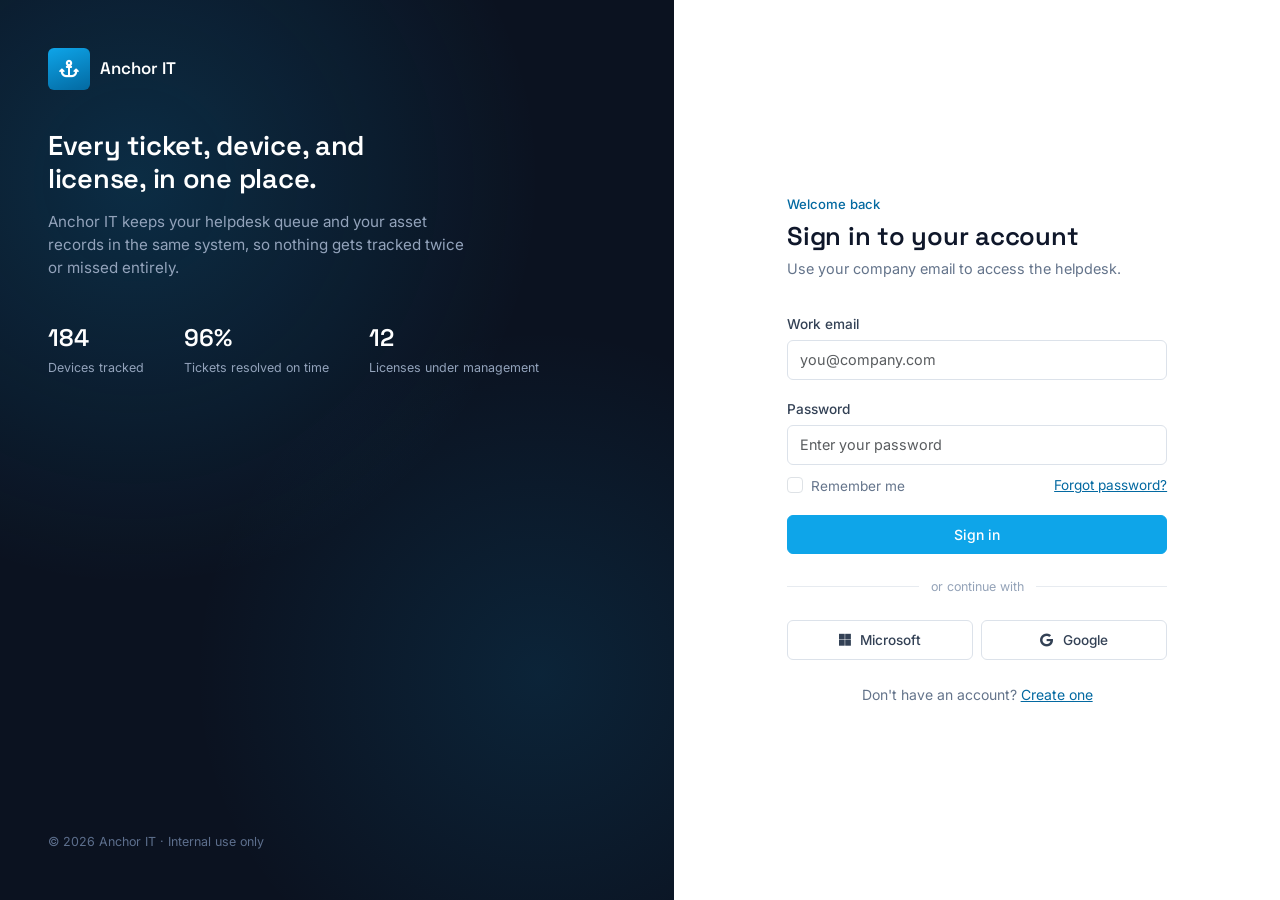
<file: TECHHUB/wwwroot/techhub-template/login.html>
<!DOCTYPE html>
<html lang="en">
<head>
    <meta charset="utf-8" />
    <meta name="viewport" content="width=device-width, initial-scale=1, shrink-to-fit=no" />
    <title>Anchor IT - Sign in</title>

    <link rel="preconnect" href="https://fonts.googleapis.com" />
    <link href="https://cdnjs.cloudflare.com/ajax/libs/font-awesome/6.5.1/css/all.min.css" rel="stylesheet" />
    <link href="https://cdn.jsdelivr.net/npm/bootstrap@5.3.3/dist/css/bootstrap.min.css" rel="stylesheet" />
    <link href="assets/css/theme.css" rel="stylesheet" />
</head>
<body>

    <div class="auth-shell">

        <aside class="auth-aside d-none d-md-flex">
            <div>
                <a href="index.html" class="app-brand">
                    <span class="brand-mark"><i class="fas fa-anchor"></i></span>
                    <span>Anchor IT</span>
                </a>
                <h2>Every ticket, device, and license, in one place.</h2>
                <p>Anchor IT keeps your helpdesk queue and your asset records in the same system, so nothing gets tracked twice or missed entirely.</p>

                <div class="auth-stat-row">
                    <div>
                        <div class="figure">184</div>
                        <div class="caption">Devices tracked</div>
                    </div>
                    <div>
                        <div class="figure">96%</div>
                        <div class="caption">Tickets resolved on time</div>
                    </div>
                    <div>
                        <div class="figure">12</div>
                        <div class="caption">Licenses under management</div>
                    </div>
                </div>
            </div>
            <div class="auth-foot">&copy; 2026 Anchor IT &middot; Internal use only</div>
        </aside>

        <div class="auth-main">
            <div class="auth-card">
                <div class="auth-eyebrow">Welcome back</div>
                <h1>Sign in to your account</h1>
                <p class="auth-subtext">Use your company email to access the helpdesk.</p>

                <form id="loginForm" method="post">
                    <div class="mb-3">
                        <label class="form-label">Work email</label>
                        <input type="email" class="form-control" name="Email" placeholder="you@company.com" required />
                    </div>
                    <div class="mb-2">
                        <label class="form-label">Password</label>
                        <input type="password" class="form-control" name="Password" placeholder="Enter your password" required />
                    </div>
                    <div class="d-flex align-items-center justify-content-between mb-3">
                        <div class="form-check">
                            <input class="form-check-input" type="checkbox" id="rememberMe" />
                            <label class="form-check-label" for="rememberMe" style="font-size: 0.85rem; color: var(--slate-500);">Remember me</label>
                        </div>
                        <a href="#" style="font-size: 0.85rem;">Forgot password?</a>
                    </div>
                    <button type="submit" class="btn btn-primary w-100">Sign in</button>
                </form>

                <div class="auth-divider">or continue with</div>

                <div class="row g-2">
                    <div class="col-6">
                        <button type="button" class="btn-social"><i class="fab fa-microsoft"></i> Microsoft</button>
                    </div>
                    <div class="col-6">
                        <button type="button" class="btn-social"><i class="fab fa-google"></i> Google</button>
                    </div>
                </div>

                <div class="auth-foot-link">
                    Don't have an account? <a href="signup.html">Create one</a>
                </div>
            </div>
        </div>

    </div>

    <script src="https://cdnjs.cloudflare.com/ajax/libs/jquery/3.7.1/jquery.min.js"></script>
    <script src="https://cdn.jsdelivr.net/npm/bootstrap@5.3.3/dist/js/bootstrap.bundle.min.js"></script>

</body>
</html>
</file>
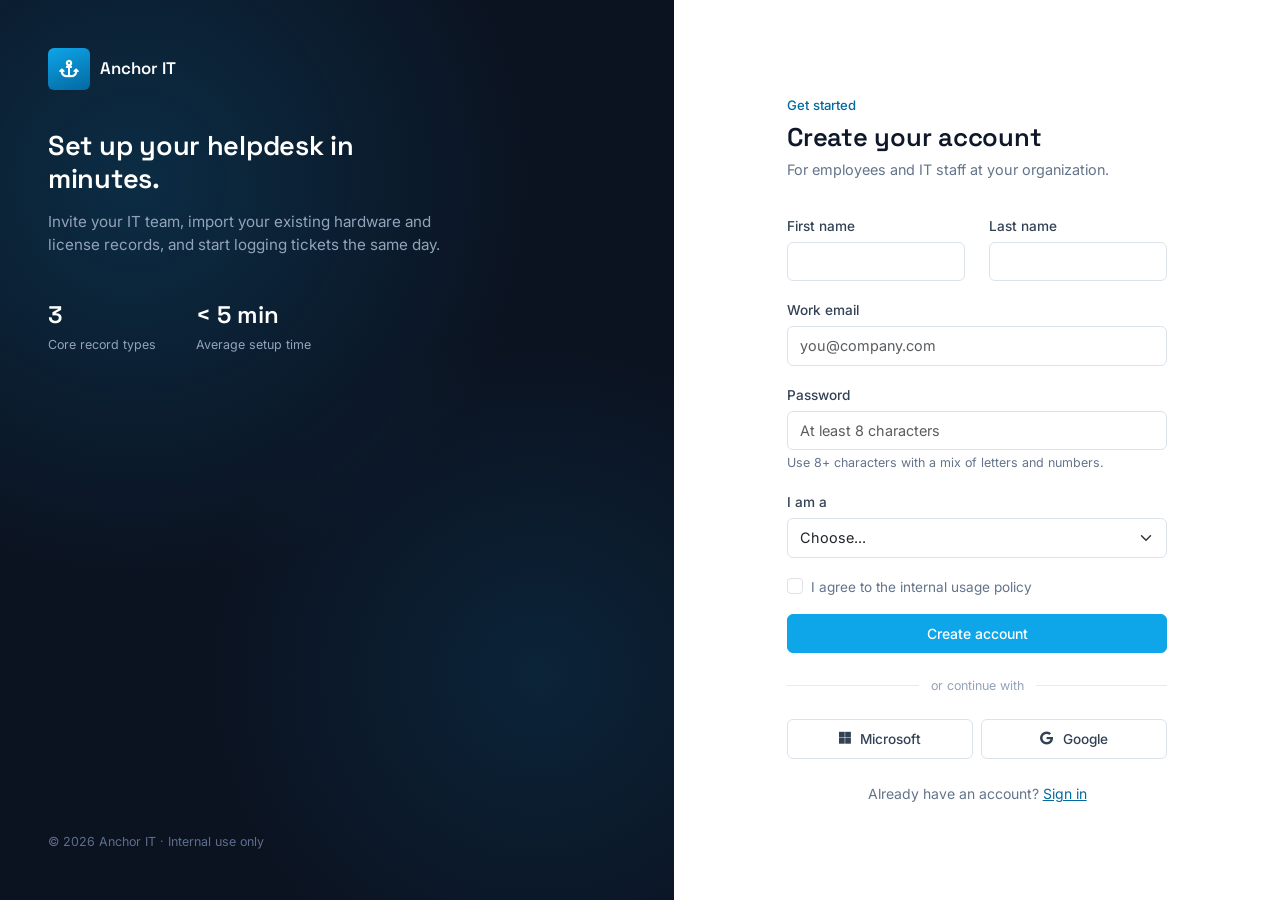
<file: TECHHUB/wwwroot/techhub-template/signup.html>
<!DOCTYPE html>
<html lang="en">
<head>
    <meta charset="utf-8" />
    <meta name="viewport" content="width=device-width, initial-scale=1, shrink-to-fit=no" />
    <title>Anchor IT - Create account</title>

    <link rel="preconnect" href="https://fonts.googleapis.com" />
    <link href="https://cdnjs.cloudflare.com/ajax/libs/font-awesome/6.5.1/css/all.min.css" rel="stylesheet" />
    <link href="https://cdn.jsdelivr.net/npm/bootstrap@5.3.3/dist/css/bootstrap.min.css" rel="stylesheet" />
    <link href="assets/css/theme.css" rel="stylesheet" />
</head>
<body>

    <div class="auth-shell">

        <aside class="auth-aside d-none d-md-flex">
            <div>
                <a href="index.html" class="app-brand">
                    <span class="brand-mark"><i class="fas fa-anchor"></i></span>
                    <span>Anchor IT</span>
                </a>
                <h2>Set up your helpdesk in minutes.</h2>
                <p>Invite your IT team, import your existing hardware and license records, and start logging tickets the same day.</p>

                <div class="auth-stat-row">
                    <div>
                        <div class="figure">3</div>
                        <div class="caption">Core record types</div>
                    </div>
                    <div>
                        <div class="figure">&lt; 5 min</div>
                        <div class="caption">Average setup time</div>
                    </div>
                </div>
            </div>
            <div class="auth-foot">&copy; 2026 Anchor IT &middot; Internal use only</div>
        </aside>

        <div class="auth-main">
            <div class="auth-card">
                <div class="auth-eyebrow">Get started</div>
                <h1>Create your account</h1>
                <p class="auth-subtext">For employees and IT staff at your organization.</p>

                <form id="signupForm" method="post">
                    <div class="row">
                        <div class="col-sm-6 mb-3">
                            <label class="form-label">First name</label>
                            <input type="text" class="form-control" name="FirstName" required />
                        </div>
                        <div class="col-sm-6 mb-3">
                            <label class="form-label">Last name</label>
                            <input type="text" class="form-control" name="LastName" required />
                        </div>
                    </div>
                    <div class="mb-3">
                        <label class="form-label">Work email</label>
                        <input type="email" class="form-control" name="Email" placeholder="you@company.com" required />
                    </div>
                    <div class="mb-3">
                        <label class="form-label">Password</label>
                        <input type="password" class="form-control" name="Password" placeholder="At least 8 characters" required />
                        <div class="form-text">Use 8+ characters with a mix of letters and numbers.</div>
                    </div>
                    <div class="mb-3">
                        <label class="form-label">I am a</label>
                        <select class="form-select" name="Role" required>
                            <option value="">Choose...</option>
                            <option>Employee</option>
                            <option>IT administrator</option>
                        </select>
                    </div>
                    <div class="form-check mb-3">
                        <input class="form-check-input" type="checkbox" id="agreeTerms" required />
                        <label class="form-check-label" for="agreeTerms" style="font-size: 0.85rem; color: var(--slate-500);">
                            I agree to the internal usage policy
                        </label>
                    </div>
                    <button type="submit" class="btn btn-primary w-100">Create account</button>
                </form>

                <div class="auth-divider">or continue with</div>

                <div class="row g-2">
                    <div class="col-6">
                        <button type="button" class="btn-social"><i class="fab fa-microsoft"></i> Microsoft</button>
                    </div>
                    <div class="col-6">
                        <button type="button" class="btn-social"><i class="fab fa-google"></i> Google</button>
                    </div>
                </div>

                <div class="auth-foot-link">
                    Already have an account? <a href="login.html">Sign in</a>
                </div>
            </div>
        </div>

    </div>

    <script src="https://cdnjs.cloudflare.com/ajax/libs/jquery/3.7.1/jquery.min.js"></script>
    <script src="https://cdn.jsdelivr.net/npm/bootstrap@5.3.3/dist/js/bootstrap.bundle.min.js"></script>

</body>
</html>
</file>
<file: TECHHUB/wwwroot/techhub-template/assets/css/theme.css>
/* ==========================================================================
   Anchor IT — Helpdesk & Asset Tracker
   Theme: Navy & Cyan Tech
   This file replaces startbootstrap's styles.css overrides. It sits on top
   of Bootstrap 5 and re-themes navbar, sidenav, cards, buttons, forms,
   tables, badges, and the auth screens. No build step — plain CSS.
   ========================================================================== */

@import url('https://fonts.googleapis.com/css2?family=Space+Grotesk:wght@500;600;700&family=Inter:wght@400;500;600&family=JetBrains+Mono:wght@400;500&display=swap');

/* --------------------------------------------------------------------------
   1. Design tokens
   -------------------------------------------------------------------------- */
:root {
  /* Navy ramp — topnav, sidenav, dark surfaces */
  --navy-900: #0b1220;
  --navy-800: #101a30;
  --navy-700: #16213d;
  --navy-600: #243352;
  --navy-500: #3a4d72;

  /* Cyan ramp — brand / primary actions */
  --cyan-50:  #e6f8ff;
  --cyan-100: #cfeffc;
  --cyan-300: #67d3f5;
  --cyan-400: #38bdf8;
  --cyan-500: #0ea5e9;
  --cyan-600: #0284c7;
  --cyan-700: #0369a1;

  /* Slate ramp — page background, borders, body text */
  --slate-50:  #f4f6f9;
  --slate-100: #e7ebf0;
  --slate-200: #dce2ea;
  --slate-400: #94a3b8;
  --slate-500: #64748b;
  --slate-700: #334155;
  --slate-900: #0f172a;

  /* Semantic — ticket urgency / asset status, cool to hot */
  --info-bg: #e6f8ff;     --info-text: #075f85;     --info-dot: #0ea5e9;
  --success-bg: #dcfce7;  --success-text: #047857;  --success-dot: #10b981;
  --warning-bg: #fef3c7;  --warning-text: #92400e;  --warning-dot: #f59e0b;
  --high-bg: #ffedd5;     --high-text: #9a3412;     --high-dot: #f97316;
  --danger-bg: #fee2e2;   --danger-text: #b91c1c;   --danger-dot: #ef4444;

  /* Type */
  --font-display: 'Space Grotesk', 'Segoe UI', sans-serif;
  --font-body: 'Inter', 'Segoe UI', sans-serif;
  --font-mono: 'JetBrains Mono', 'Consolas', monospace;

  /* Layout */
  --topnav-h: 64px;
  --sidenav-w: 250px;
  --sidenav-w-collapsed: 72px;
  --radius-sm: 6px;
  --radius-md: 10px;
  --radius-lg: 16px;

  /* Elevation */
  --shadow-sm: 0 1px 2px rgba(15, 23, 42, 0.06);
  --shadow-md: 0 6px 16px rgba(15, 23, 42, 0.08);
  --focus-ring: 0 0 0 3px rgba(14, 165, 233, 0.25);

  --bs-primary: #0ea5e9;
  --bs-primary-rgb: 14, 165, 233;
}

/* --------------------------------------------------------------------------
   2. Base
   -------------------------------------------------------------------------- */
body {
  font-family: var(--font-body);
  color: var(--slate-700);
  background-color: var(--slate-50);
}

h1, h2, h3, h4, h5, h6 {
  font-family: var(--font-display);
  font-weight: 600;
  color: var(--slate-900);
  letter-spacing: -0.01em;
}

.page-title {
  font-size: 1.5rem;
  margin-bottom: 0.25rem;
}

.page-subtitle {
  color: var(--slate-500);
  font-size: 0.92rem;
  margin-bottom: 1.75rem;
}

.text-mono {
  font-family: var(--font-mono);
  font-size: 0.875em;
  letter-spacing: 0.01em;
}

a { color: var(--cyan-700); }
a:hover { color: var(--cyan-600); }

::selection { background: var(--cyan-100); }

/* Scrollbar (webkit) */
::-webkit-scrollbar { width: 8px; height: 8px; }
::-webkit-scrollbar-thumb { background: var(--slate-200); border-radius: 8px; }
::-webkit-scrollbar-thumb:hover { background: var(--slate-400); }

/* Focus visibility, kept even when overriding Bootstrap defaults */
a:focus-visible, button:focus-visible, input:focus-visible, .nav-link:focus-visible {
  outline: none;
  box-shadow: var(--focus-ring);
}

/* --------------------------------------------------------------------------
   3. App shell — top navbar
   -------------------------------------------------------------------------- */
.app-topnav {
  height: var(--topnav-h);
  background-color: var(--navy-900);
  border-bottom: 1px solid var(--navy-700);
  display: flex;
  align-items: center;
  padding: 0 1.25rem;
  position: fixed;
  top: 0; left: 0; right: 0;
  z-index: 1040;
}

.app-brand {
  display: flex;
  align-items: center;
  gap: 0.6rem;
  color: #fff;
  font-family: var(--font-display);
  font-weight: 600;
  font-size: 1.05rem;
  text-decoration: none;
  white-space: nowrap;
}

.app-brand .brand-mark {
  width: 34px;
  height: 34px;
  border-radius: var(--radius-sm);
  background: linear-gradient(160deg, var(--cyan-500), var(--cyan-700));
  display: flex;
  align-items: center;
  justify-content: center;
  color: #fff;
  font-size: 0.95rem;
  flex-shrink: 0;
}

.app-brand:hover { color: #fff; }

.sidenav-toggle {
  background: transparent;
  border: none;
  color: var(--slate-400);
  width: 36px;
  height: 36px;
  border-radius: var(--radius-sm);
  margin-right: 0.75rem;
  display: flex;
  align-items: center;
  justify-content: center;
  transition: background 0.15s ease, color 0.15s ease;
}

.sidenav-toggle:hover {
  background: var(--navy-700);
  color: #fff;
}

.topnav-search {
  flex: 1;
  max-width: 380px;
  margin: 0 1.5rem;
}

.topnav-search .input-group input {
  background: var(--navy-800);
  border: 1px solid var(--navy-600);
  color: #e2e8f0;
  font-size: 0.875rem;
}

.topnav-search .input-group input::placeholder { color: var(--slate-400); }

.topnav-search .input-group input:focus {
  background: var(--navy-800);
  border-color: var(--cyan-500);
  color: #fff;
  box-shadow: var(--focus-ring);
}

.topnav-search .input-group .btn {
  background: var(--navy-800);
  border: 1px solid var(--navy-600);
  color: var(--slate-400);
}

.topnav-actions {
  display: flex;
  align-items: center;
  gap: 0.5rem;
  margin-left: auto;
}

.topnav-icon-btn {
  position: relative;
  width: 38px;
  height: 38px;
  border-radius: 50%;
  border: none;
  background: transparent;
  color: var(--slate-400);
  display: flex;
  align-items: center;
  justify-content: center;
  font-size: 1rem;
  transition: background 0.15s ease, color 0.15s ease;
}

.topnav-icon-btn:hover { background: var(--navy-700); color: #fff; }

.topnav-icon-btn .ping {
  position: absolute;
  top: 7px;
  right: 7px;
  width: 7px;
  height: 7px;
  border-radius: 50%;
  background: var(--high-dot);
  border: 1.5px solid var(--navy-900);
}

.topnav-profile {
  display: flex;
  align-items: center;
  gap: 0.6rem;
  padding: 0.3rem 0.6rem 0.3rem 0.3rem;
  border-radius: var(--radius-md);
  color: #e2e8f0;
  text-decoration: none;
}

.topnav-profile:hover { background: var(--navy-700); color: #fff; }

.topnav-profile .avatar {
  width: 30px;
  height: 30px;
  border-radius: 50%;
  background: var(--navy-600);
  color: var(--cyan-300);
  display: flex;
  align-items: center;
  justify-content: center;
  font-size: 0.75rem;
  font-weight: 600;
  font-family: var(--font-display);
}

.topnav-profile .profile-name {
  font-size: 0.85rem;
  line-height: 1.1;
}

.topnav-profile .profile-role {
  font-size: 0.72rem;
  color: var(--slate-400);
  line-height: 1.1;
}

.dropdown-menu-dark-soft {
  background: var(--navy-800);
  border: 1px solid var(--navy-600);
}

.dropdown-menu-dark-soft .dropdown-item {
  color: #e2e8f0;
  font-size: 0.875rem;
}

.dropdown-menu-dark-soft .dropdown-item:hover {
  background: var(--navy-700);
  color: #fff;
}

.dropdown-menu-dark-soft .dropdown-divider { border-color: var(--navy-600); }

/* --------------------------------------------------------------------------
   4. App shell — sidenav
   -------------------------------------------------------------------------- */
.app-sidenav {
  position: fixed;
  top: var(--topnav-h);
  bottom: 0;
  left: 0;
  width: var(--sidenav-w);
  background: var(--navy-900);
  border-right: 1px solid var(--navy-700);
  display: flex;
  flex-direction: column;
  z-index: 1030;
  transition: width 0.18s ease;
  overflow: hidden;
}

.app-sidenav .sidenav-scroll {
  flex: 1;
  overflow-y: auto;
  padding: 1.1rem 0.75rem;
}

.sidenav-heading {
  font-size: 0.7rem;
  font-weight: 600;
  text-transform: uppercase;
  letter-spacing: 0.08em;
  color: var(--slate-500);
  padding: 0.4rem 0.75rem;
  margin-top: 0.75rem;
  white-space: nowrap;
}

.sidenav-heading:first-child { margin-top: 0; }

.sidenav-link {
  display: flex;
  align-items: center;
  gap: 0.75rem;
  padding: 0.55rem 0.75rem;
  border-radius: var(--radius-sm);
  color: #cbd5e1;
  font-size: 0.875rem;
  text-decoration: none;
  margin-bottom: 0.15rem;
  white-space: nowrap;
  border-left: 3px solid transparent;
  transition: background 0.15s ease, color 0.15s ease;
}

.sidenav-link i { width: 18px; text-align: center; font-size: 0.95rem; flex-shrink: 0; }

.sidenav-link:hover {
  background: var(--navy-700);
  color: #fff;
}

.sidenav-link.active {
  background: var(--navy-700);
  color: #fff;
  border-left-color: var(--cyan-500);
}

.sidenav-link .badge-count {
  margin-left: auto;
  background: var(--navy-600);
  color: var(--cyan-300);
  font-size: 0.7rem;
  font-weight: 500;
  padding: 0.1rem 0.45rem;
  border-radius: 20px;
}

.sidenav-status {
  padding: 0.85rem 1rem;
  border-top: 1px solid var(--navy-700);
  display: flex;
  align-items: center;
  gap: 0.55rem;
  white-space: nowrap;
}

.sidenav-status .dot {
  width: 8px;
  height: 8px;
  border-radius: 50%;
  background: var(--success-dot);
  flex-shrink: 0;
  box-shadow: 0 0 0 3px rgba(16, 185, 129, 0.18);
}

.sidenav-status span.label {
  font-size: 0.78rem;
  color: var(--slate-400);
}

/* Collapsed (icon rail) state, toggled via .app-shell--collapsed on body */
body.app-shell--collapsed .app-sidenav { width: var(--sidenav-w-collapsed); }
body.app-shell--collapsed .app-sidenav .sidenav-heading,
body.app-shell--collapsed .app-sidenav .sidenav-link span,
body.app-shell--collapsed .app-sidenav .sidenav-link .badge-count,
body.app-shell--collapsed .app-sidenav .sidenav-status span.label {
  display: none;
}
body.app-shell--collapsed .app-sidenav .sidenav-link { justify-content: center; }
body.app-shell--collapsed .app-content,
body.app-shell--collapsed .app-footer { margin-left: var(--sidenav-w-collapsed); }

/* --------------------------------------------------------------------------
   5. App shell — content area
   -------------------------------------------------------------------------- */
.app-content {
  margin-left: var(--sidenav-w);
  margin-top: var(--topnav-h);
  padding: 1.75rem 2rem 1rem;
  min-height: calc(100vh - var(--topnav-h));
  transition: margin-left 0.18s ease;
}

.app-footer {
  margin-left: var(--sidenav-w);
  padding: 1rem 2rem;
  font-size: 0.8rem;
  color: var(--slate-500);
  border-top: 1px solid var(--slate-100);
  transition: margin-left 0.18s ease;
}

@media (max-width: 991.98px) {
  .app-sidenav { width: 0; border-right: none; }
  .app-sidenav .sidenav-scroll { padding: 1.1rem 0.5rem; }
  body.app-shell--mobile-open .app-sidenav { width: var(--sidenav-w); box-shadow: var(--shadow-md); }
  .app-content, .app-footer { margin-left: 0 !important; }
  .topnav-search { display: none; }
}

/* --------------------------------------------------------------------------
   6. Breadcrumb
   -------------------------------------------------------------------------- */
.breadcrumb {
  font-size: 0.85rem;
  margin-bottom: 1.5rem;
}
.breadcrumb-item.active { color: var(--slate-500); }

/* --------------------------------------------------------------------------
   7. Cards
   -------------------------------------------------------------------------- */
.card {
  border: 1px solid var(--slate-100);
  border-radius: var(--radius-lg);
  box-shadow: var(--shadow-sm);
}

.card-header {
  background: #fff;
  border-bottom: 1px solid var(--slate-100);
  font-weight: 600;
  font-size: 0.9rem;
  color: var(--slate-900);
}

/* Metric / stat cards */
.stat-card {
  border: 1px solid var(--slate-100);
  border-radius: var(--radius-lg);
  background: #fff;
  padding: 1.25rem 1.4rem;
  display: flex;
  align-items: flex-start;
  justify-content: space-between;
  box-shadow: var(--shadow-sm);
}

.stat-card .stat-label {
  font-size: 0.82rem;
  color: var(--slate-500);
  margin-bottom: 0.35rem;
}

.stat-card .stat-value {
  font-family: var(--font-display);
  font-size: 1.85rem;
  font-weight: 600;
  color: var(--slate-900);
  line-height: 1;
}

.stat-card .stat-delta {
  font-size: 0.78rem;
  margin-top: 0.5rem;
  display: inline-flex;
  align-items: center;
  gap: 0.25rem;
}

.stat-card .stat-delta.up { color: var(--success-text); }
.stat-card .stat-delta.down { color: var(--danger-text); }
.stat-card .stat-delta.flat { color: var(--slate-500); }

.stat-icon {
  width: 44px;
  height: 44px;
  border-radius: var(--radius-md);
  display: flex;
  align-items: center;
  justify-content: center;
  font-size: 1.1rem;
  flex-shrink: 0;
}

.stat-icon.icon-cyan   { background: var(--info-bg);    color: var(--cyan-700); }
.stat-icon.icon-amber  { background: var(--warning-bg); color: var(--warning-text); }
.stat-icon.icon-orange { background: var(--high-bg);    color: var(--high-text); }
.stat-icon.icon-green  { background: var(--success-bg); color: var(--success-text); }
.stat-icon.icon-navy   { background: var(--navy-700);   color: var(--cyan-300); }

/* --------------------------------------------------------------------------
   8. Buttons
   -------------------------------------------------------------------------- */
.btn { border-radius: var(--radius-sm); font-size: 0.875rem; font-weight: 500; padding: 0.5rem 1rem; }

.btn-primary {
  background-color: var(--cyan-500);
  border-color: var(--cyan-500);
  color: #fff;
}
.btn-primary:hover, .btn-primary:active {
  background-color: var(--cyan-600);
  border-color: var(--cyan-600);
}
.btn-primary:focus { box-shadow: var(--focus-ring); }

.btn-outline-primary {
  color: var(--cyan-600);
  border-color: var(--cyan-500);
}
.btn-outline-primary:hover {
  background-color: var(--cyan-500);
  border-color: var(--cyan-500);
  color: #fff;
}

.btn-dark-navy {
  background-color: var(--navy-900);
  border-color: var(--navy-900);
  color: #fff;
}
.btn-dark-navy:hover { background-color: var(--navy-800); border-color: var(--navy-800); color: #fff; }

.btn-outline-danger:hover { color: #fff; }

.btn-icon {
  width: 36px;
  height: 36px;
  padding: 0;
  display: inline-flex;
  align-items: center;
  justify-content: center;
}

.btn-sm { font-size: 0.8rem; padding: 0.35rem 0.75rem; }

/* --------------------------------------------------------------------------
   9. Forms
   -------------------------------------------------------------------------- */
.form-label { font-size: 0.85rem; font-weight: 500; color: var(--slate-700); margin-bottom: 0.35rem; }

.form-control, .form-select {
  border: 1px solid var(--slate-200);
  border-radius: var(--radius-sm);
  font-size: 0.9rem;
  padding: 0.5rem 0.75rem;
}

.form-control:focus, .form-select:focus {
  border-color: var(--cyan-500);
  box-shadow: var(--focus-ring);
}

.form-text { font-size: 0.78rem; color: var(--slate-500); }

.input-group-text { background: var(--slate-50); border-color: var(--slate-200); color: var(--slate-500); }

/* --------------------------------------------------------------------------
   10. Status pills — urgency & lifecycle states (cool-to-hot scale)
   -------------------------------------------------------------------------- */
.status-pill {
  display: inline-flex;
  align-items: center;
  gap: 0.4rem;
  font-size: 0.78rem;
  font-weight: 500;
  padding: 0.28rem 0.65rem;
  border-radius: 20px;
  white-space: nowrap;
}

.status-pill .dot { width: 6px; height: 6px; border-radius: 50%; flex-shrink: 0; }

.status-pill.urgency-low     { background: var(--info-bg);    color: var(--info-text); }
.status-pill.urgency-low .dot     { background: var(--info-dot); }

.status-pill.urgency-medium  { background: var(--warning-bg); color: var(--warning-text); }
.status-pill.urgency-medium .dot  { background: var(--warning-dot); }

.status-pill.urgency-high    { background: var(--high-bg);    color: var(--high-text); }
.status-pill.urgency-high .dot    { background: var(--high-dot); }

.status-pill.urgency-critical{ background: var(--danger-bg);  color: var(--danger-text); }
.status-pill.urgency-critical .dot{ background: var(--danger-dot); }

.status-pill.state-active    { background: var(--success-bg); color: var(--success-text); }
.status-pill.state-active .dot    { background: var(--success-dot); }

.status-pill.state-expiring  { background: var(--warning-bg); color: var(--warning-text); }
.status-pill.state-expiring .dot  { background: var(--warning-dot); }

.status-pill.state-expired   { background: var(--danger-bg);  color: var(--danger-text); }
.status-pill.state-expired .dot   { background: var(--danger-dot); }

/* --------------------------------------------------------------------------
   11. Tables
   -------------------------------------------------------------------------- */
.table-card { padding: 0; overflow: hidden; }

.table {
  margin-bottom: 0;
  font-size: 0.875rem;
}

.table thead th {
  background: var(--slate-50);
  color: var(--slate-500);
  font-weight: 600;
  font-size: 0.74rem;
  text-transform: uppercase;
  letter-spacing: 0.05em;
  border-bottom: 1px solid var(--slate-100);
  padding: 0.75rem 1rem;
  white-space: nowrap;
}

.table tbody td {
  padding: 0.8rem 1rem;
  vertical-align: middle;
  border-bottom: 1px solid var(--slate-100);
  color: var(--slate-700);
}

.table tbody tr:last-child td { border-bottom: none; }
.table tbody tr:hover { background: var(--slate-50); }

.table .row-id, .table .row-serial, .table .row-key {
  font-family: var(--font-mono);
  font-size: 0.82rem;
  color: var(--slate-500);
}

.table-toolbar {
  display: flex;
  align-items: center;
  justify-content: space-between;
  padding: 1rem 1.25rem;
  border-bottom: 1px solid var(--slate-100);
  gap: 1rem;
}

.table-toolbar .form-control { max-width: 260px; }

/* simple-datatables overrides to match theme */
.datatable-top, .datatable-bottom { padding: 0.85rem 1.25rem; }
.datatable-search input, .datatable-selector {
  border: 1px solid var(--slate-200);
  border-radius: var(--radius-sm);
}
.datatable-pagination a.datatable-active a, .datatable-pagination li.active a {
  background: var(--cyan-500);
  border-color: var(--cyan-500);
}

/* --------------------------------------------------------------------------
   12. Alerts
   -------------------------------------------------------------------------- */
.alert { border: none; border-radius: var(--radius-md); font-size: 0.875rem; }
.alert-warning { background: var(--warning-bg); color: var(--warning-text); }
.alert-danger  { background: var(--danger-bg);  color: var(--danger-text); }
.alert-success { background: var(--success-bg); color: var(--success-text); }
.alert-info    { background: var(--info-bg);    color: var(--info-text); }

/* --------------------------------------------------------------------------
   13. Auth screens (login / sign up)
   -------------------------------------------------------------------------- */
.auth-shell {
  min-height: 100vh;
  display: flex;
}

.auth-aside {
  flex: 1.1;
  background: var(--navy-900);
  background-image:
    radial-gradient(circle at 20% 20%, rgba(14, 165, 233, 0.18), transparent 45%),
    radial-gradient(circle at 80% 75%, rgba(14, 165, 233, 0.12), transparent 40%);
  color: #fff;
  display: flex;
  flex-direction: column;
  justify-content: space-between;
  padding: 3rem;
}

.auth-aside .brand-mark { width: 42px; height: 42px; font-size: 1.1rem; }

.auth-aside h2 {
  color: #fff;
  font-size: 1.7rem;
  max-width: 420px;
  margin: 2.5rem 0 1rem;
}

.auth-aside p { color: #93a3bb; max-width: 420px; font-size: 0.95rem; }

.auth-stat-row { display: flex; gap: 2.5rem; margin-top: 2.5rem; }
.auth-stat-row .figure { font-family: var(--font-display); font-size: 1.5rem; color: #fff; font-weight: 600; }
.auth-stat-row .caption { font-size: 0.78rem; color: #93a3bb; margin-top: 0.2rem; }

.auth-aside .auth-foot { font-size: 0.78rem; color: #5d6f8d; }

.auth-main {
  flex: 1;
  display: flex;
  align-items: center;
  justify-content: center;
  background: #fff;
  padding: 2.5rem;
}

.auth-card { width: 100%; max-width: 380px; }
.auth-card .auth-eyebrow { font-size: 0.82rem; color: var(--cyan-700); font-weight: 500; margin-bottom: 0.4rem; }
.auth-card h1 { font-size: 1.6rem; margin-bottom: 0.4rem; }
.auth-card .auth-subtext { color: var(--slate-500); font-size: 0.9rem; margin-bottom: 2rem; }

.auth-divider {
  display: flex;
  align-items: center;
  gap: 0.75rem;
  margin: 1.5rem 0;
  color: var(--slate-400);
  font-size: 0.78rem;
}
.auth-divider::before, .auth-divider::after { content: ""; flex: 1; height: 1px; background: var(--slate-100); }

.btn-social {
  border: 1px solid var(--slate-200);
  background: #fff;
  border-radius: var(--radius-sm);
  font-size: 0.85rem;
  font-weight: 500;
  color: var(--slate-700);
  padding: 0.55rem 1rem;
  display: flex;
  align-items: center;
  justify-content: center;
  gap: 0.6rem;
  width: 100%;
}
.btn-social:hover { background: var(--slate-50); }

.auth-foot-link { text-align: center; font-size: 0.875rem; color: var(--slate-500); margin-top: 1.5rem; }

@media (max-width: 860px) {
  .auth-aside { display: none; }
}

/* --------------------------------------------------------------------------
   14. Misc
   -------------------------------------------------------------------------- */
.empty-state {
  text-align: center;
  padding: 3rem 1.5rem;
  color: var(--slate-500);
}
.empty-state i { font-size: 1.8rem; color: var(--slate-400); margin-bottom: 0.75rem; }
.empty-state h6 { color: var(--slate-700); margin-bottom: 0.3rem; }
</file>
